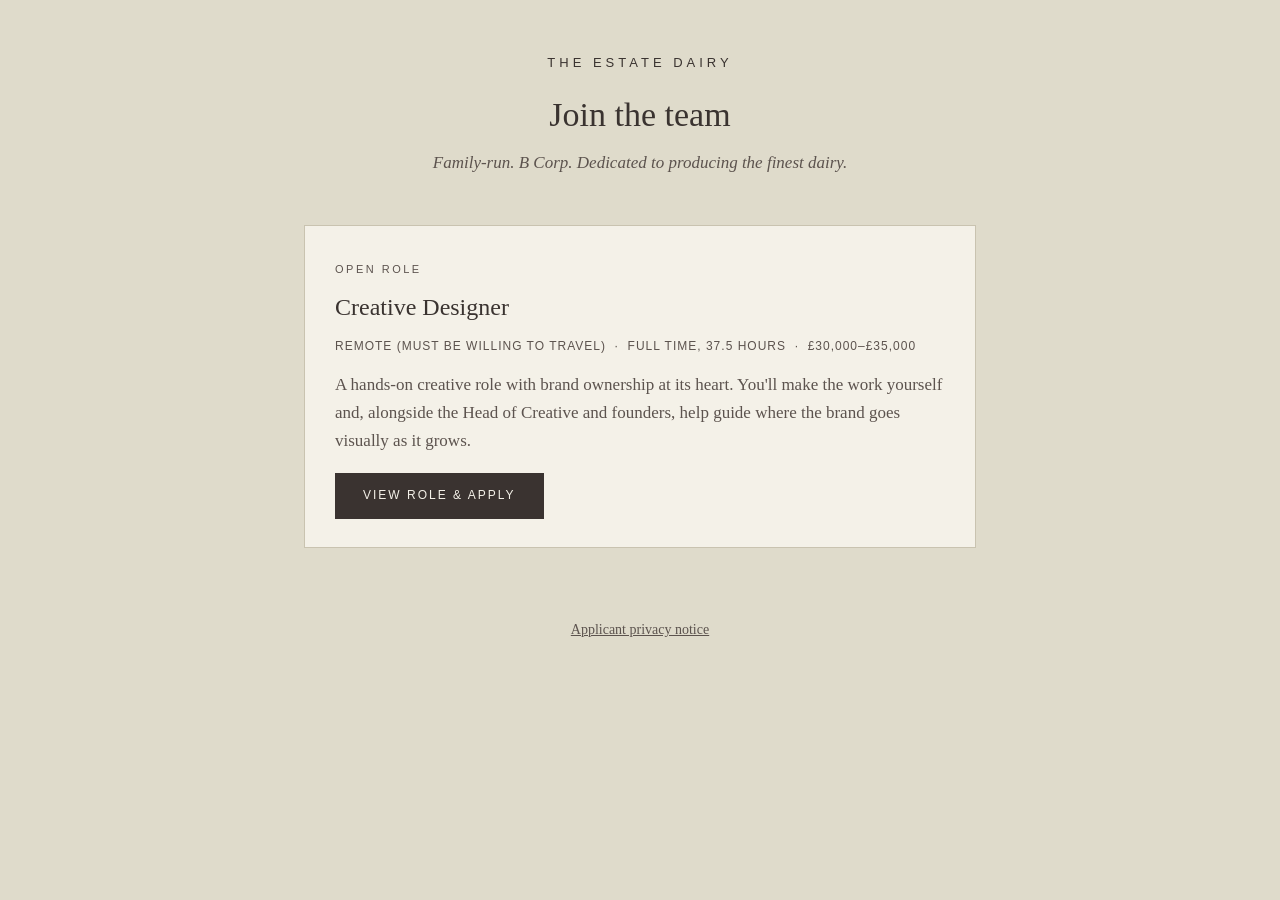
<file: index.html>
<!doctype html>
<html lang="en">
<head>
  <meta charset="UTF-8">
  <meta name="viewport" content="width=device-width, initial-scale=1.0">
  <title>Careers | The Estate Dairy</title>
  <meta name="description" content="Join The Estate Dairy &mdash; a family-run B Corp dedicated to producing the finest dairy. See our current open role and apply.">
  <link rel="canonical" href="https://the-estate-dairy.github.io/ted-careers/">
  <link rel="icon" href="favicon.svg" type="image/svg+xml">

  <!-- Open Graph / LinkedIn, Facebook -->
  <meta property="og:type" content="website">
  <meta property="og:site_name" content="The Estate Dairy">
  <meta property="og:title" content="Careers | The Estate Dairy">
  <meta property="og:description" content="Join The Estate Dairy &mdash; a family-run B Corp dedicated to producing the finest dairy. See our current open role and apply.">
  <meta property="og:url" content="https://the-estate-dairy.github.io/ted-careers/">
  <meta property="og:image" content="https://the-estate-dairy.github.io/ted-careers/og-image.png">
  <meta property="og:image:width" content="1200">
  <meta property="og:image:height" content="630">

  <!-- Twitter -->
  <meta name="twitter:card" content="summary_large_image">
  <meta name="twitter:title" content="Careers | The Estate Dairy">
  <meta name="twitter:description" content="Join The Estate Dairy &mdash; a family-run B Corp dedicated to producing the finest dairy. See our current open role and apply.">
  <meta name="twitter:image" content="https://the-estate-dairy.github.io/ted-careers/og-image.png">

  <link rel="stylesheet" href="style.css">
</head>
<body>
  <div class="wrap">
    <header class="site">
      <a class="brand" href="index.html">The Estate Dairy</a>
      <h1>Join the team</h1>
      <p class="sub">Family-run. B Corp. Dedicated to producing the finest dairy.</p>
    </header>

    <!--
      OPEN ROLES
      To add a role: copy a .job-card block below and link its button to a
      new static page (copy creative-designer.html as a starting point).
      To close a role: delete its card here and remove/rename its page.
    -->
    <div id="job-list">
      <div class="job-card">
        <span class="label">Open role</span>
        <h2>Creative Designer</h2>
        <p class="meta">Remote (must be willing to travel) &nbsp;&middot;&nbsp; Full time, 37.5 hours &nbsp;&middot;&nbsp; &pound;30,000&ndash;&pound;35,000</p>
        <p>A hands-on creative role with brand ownership at its heart. You'll make the work yourself and, alongside the Head of Creative and founders, help guide where the brand goes visually as it grows.</p>
        <a class="btn" href="creative-designer.html">View role &amp; apply</a>
      </div>
    </div>

    <!--
    <div id="no-jobs" class="notice">
      We don't have any open roles right now, but we're always keen to hear
      from people who love what we do.
    </div>
    -->

    <footer class="site">
      <p><a href="privacy.html">Applicant privacy notice</a></p>
    </footer>
  </div>
</body>
</html>
</file>
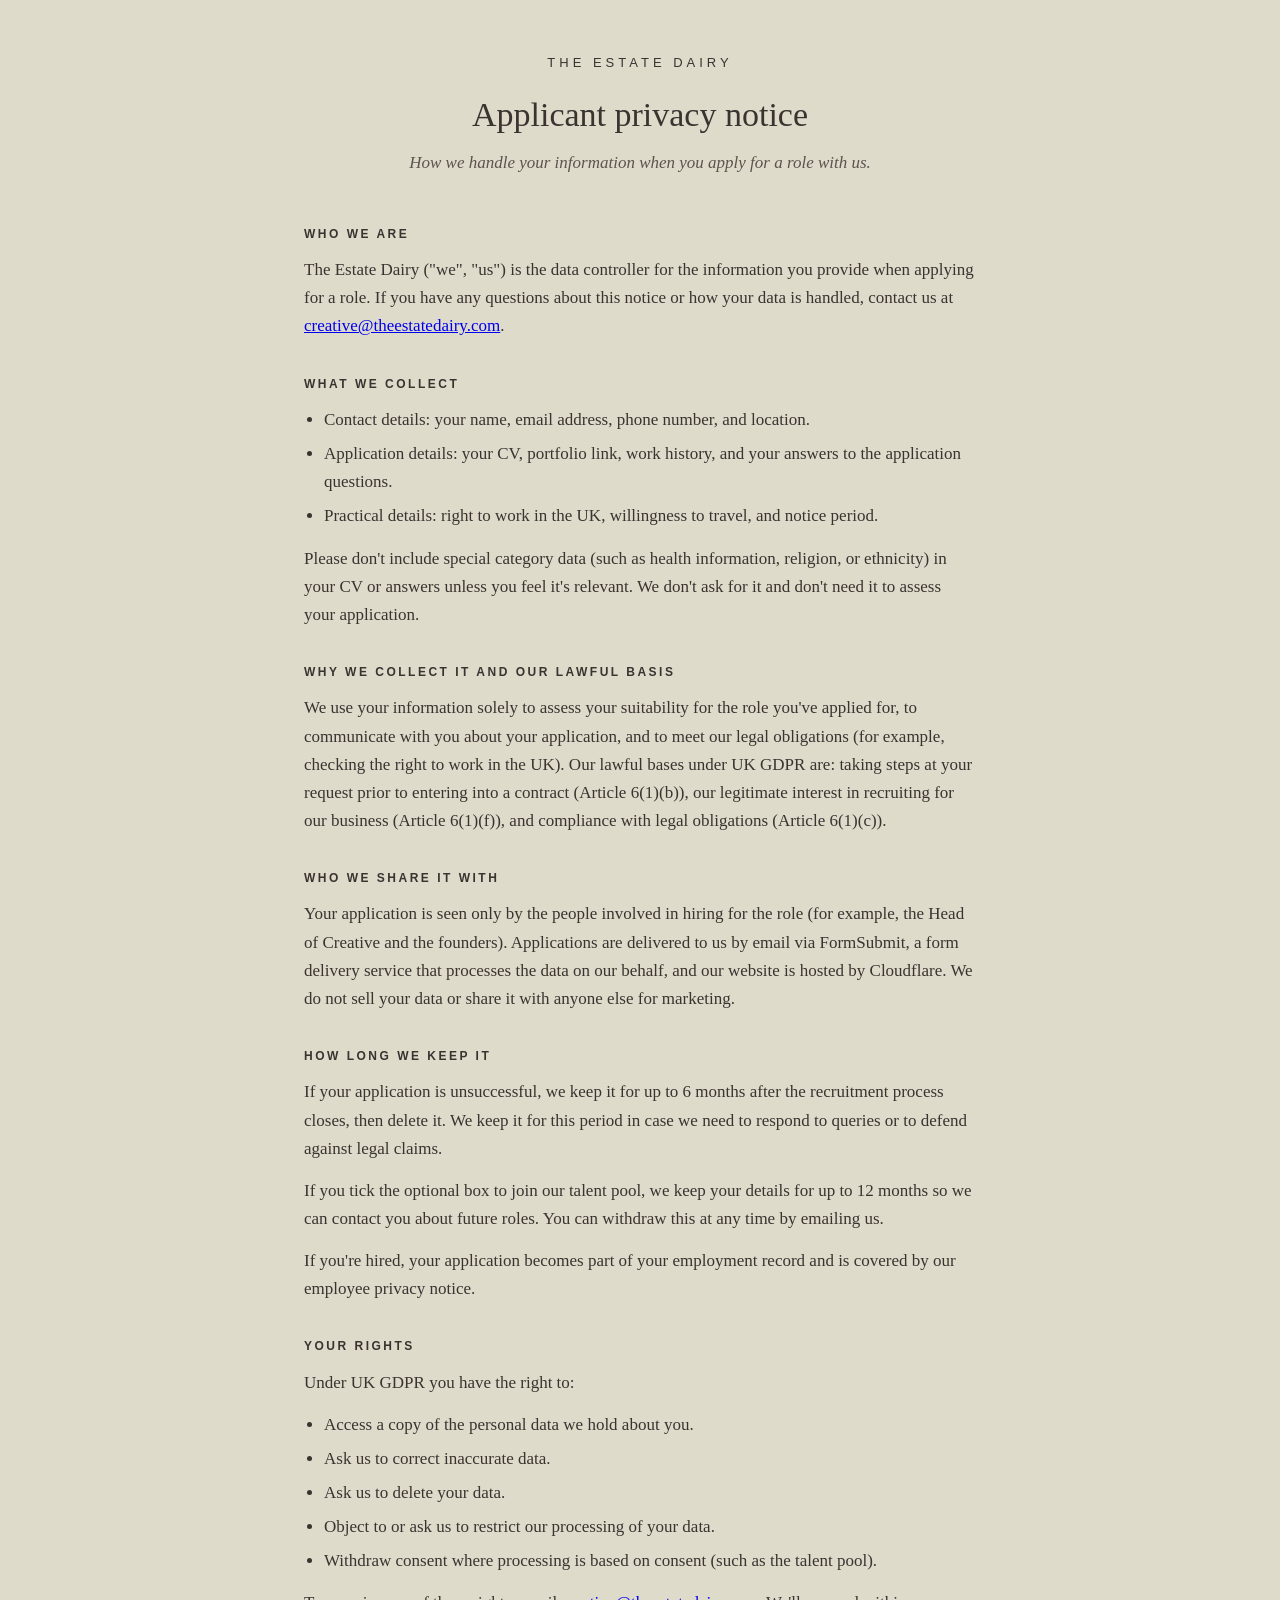
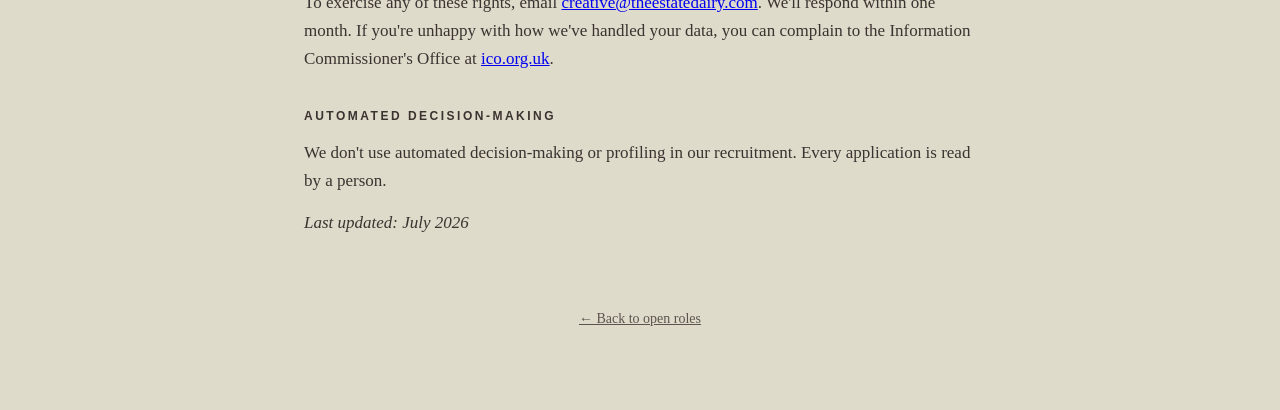
<file: privacy.html>
<!doctype html>
<html lang="en">
<head>
  <meta charset="UTF-8">
  <meta name="viewport" content="width=device-width, initial-scale=1.0">
  <title>Applicant privacy notice | The Estate Dairy</title>
  <meta name="description" content="How The Estate Dairy handles your information when you apply for a role with us.">
  <link rel="canonical" href="https://the-estate-dairy.github.io/ted-careers/privacy.html">
  <link rel="icon" href="favicon.svg" type="image/svg+xml">
  <link rel="stylesheet" href="style.css">
</head>
<body>
  <div class="wrap">
    <header class="site">
      <a class="brand" href="index.html">The Estate Dairy</a>
      <h1>Applicant privacy notice</h1>
      <p class="sub">How we handle your information when you apply for a role with us.</p>
    </header>

    <div class="prose">
      <h2>Who we are</h2>
      <p>The Estate Dairy ("we", "us") is the data controller for the information you provide when applying for a role. If you have any questions about this notice or how your data is handled, contact us at <a href="mailto:creative@theestatedairy.com">creative@theestatedairy.com</a>.</p>

      <h2>What we collect</h2>
      <ul>
        <li>Contact details: your name, email address, phone number, and location.</li>
        <li>Application details: your CV, portfolio link, work history, and your answers to the application questions.</li>
        <li>Practical details: right to work in the UK, willingness to travel, and notice period.</li>
      </ul>
      <p>Please don't include special category data (such as health information, religion, or ethnicity) in your CV or answers unless you feel it's relevant. We don't ask for it and don't need it to assess your application.</p>

      <h2>Why we collect it and our lawful basis</h2>
      <p>We use your information solely to assess your suitability for the role you've applied for, to communicate with you about your application, and to meet our legal obligations (for example, checking the right to work in the UK). Our lawful bases under UK GDPR are: taking steps at your request prior to entering into a contract (Article 6(1)(b)), our legitimate interest in recruiting for our business (Article 6(1)(f)), and compliance with legal obligations (Article 6(1)(c)).</p>

      <h2>Who we share it with</h2>
      <p>Your application is seen only by the people involved in hiring for the role (for example, the Head of Creative and the founders). Applications are delivered to us by email via FormSubmit, a form delivery service that processes the data on our behalf, and our website is hosted by Cloudflare. We do not sell your data or share it with anyone else for marketing.</p>

      <h2>How long we keep it</h2>
      <p>If your application is unsuccessful, we keep it for up to 6 months after the recruitment process closes, then delete it. We keep it for this period in case we need to respond to queries or to defend against legal claims.</p>
      <p>If you tick the optional box to join our talent pool, we keep your details for up to 12 months so we can contact you about future roles. You can withdraw this at any time by emailing us.</p>
      <p>If you're hired, your application becomes part of your employment record and is covered by our employee privacy notice.</p>

      <h2>Your rights</h2>
      <p>Under UK GDPR you have the right to:</p>
      <ul>
        <li>Access a copy of the personal data we hold about you.</li>
        <li>Ask us to correct inaccurate data.</li>
        <li>Ask us to delete your data.</li>
        <li>Object to or ask us to restrict our processing of your data.</li>
        <li>Withdraw consent where processing is based on consent (such as the talent pool).</li>
      </ul>
      <p>To exercise any of these rights, email <a href="mailto:creative@theestatedairy.com">creative@theestatedairy.com</a>. We'll respond within one month. If you're unhappy with how we've handled your data, you can complain to the Information Commissioner's Office at <a href="https://ico.org.uk" target="_blank" rel="noopener">ico.org.uk</a>.</p>

      <h2>Automated decision-making</h2>
      <p>We don't use automated decision-making or profiling in our recruitment. Every application is read by a person.</p>

      <p><em>Last updated: July 2026</em></p>
    </div>

    <footer class="site">
      <p><a href="index.html">&larr; Back to open roles</a></p>
    </footer>
  </div>
</body>
</html>
</file>
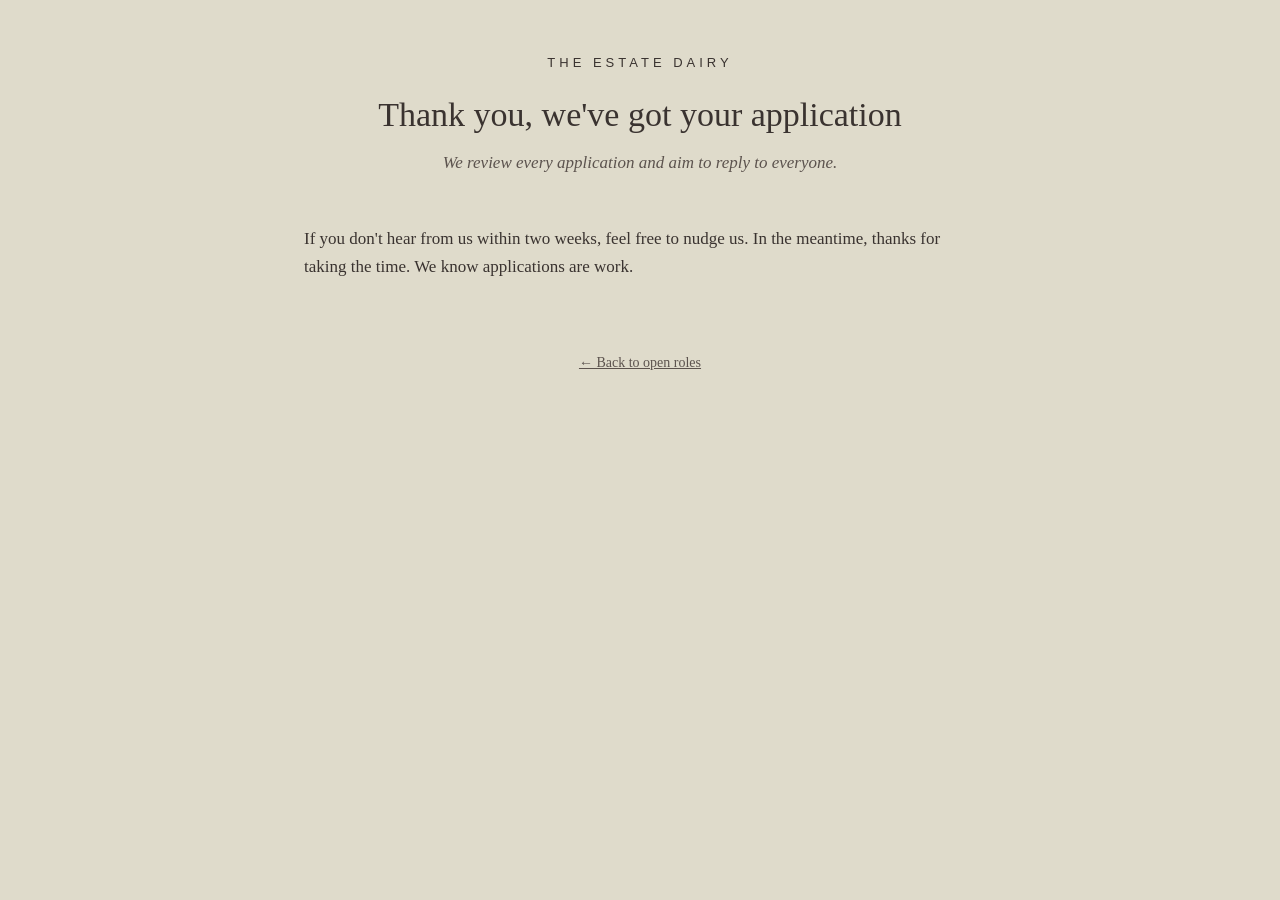
<file: thanks.html>
<!doctype html>
<html lang="en">
<head>
  <meta charset="UTF-8">
  <meta name="viewport" content="width=device-width, initial-scale=1.0">
  <title>Application received | The Estate Dairy</title>
  <meta name="robots" content="noindex">
  <link rel="canonical" href="https://hellolaurenfeather-cell.github.io/ted-careers/thanks.html">
  <link rel="icon" href="favicon.svg" type="image/svg+xml">
  <link rel="stylesheet" href="style.css">
</head>
<body>
  <div class="wrap">
    <header class="site">
      <a class="brand" href="index.html">The Estate Dairy</a>
      <h1>Thank you, we've got your application</h1>
      <p class="sub">We review every application and aim to reply to everyone.</p>
    </header>

    <p>If you don't hear from us within two weeks, feel free to nudge us. In the meantime, thanks for taking the time. We know applications are work.</p>

    <footer class="site">
      <p><a href="index.html">&larr; Back to open roles</a></p>
    </footer>
  </div>
</body>
</html>
</file>
<file: style.css>
/* The Estate Dairy careers site styles */

:root {
  --bg: #dfdbcb;
  --ink: #3a3330;
  --ink-soft: #5c534e;
  --card: #f4f1e8;
  --line: #c9c3b0;
  --accent: #3a3330;
}

* { box-sizing: border-box; margin: 0; padding: 0; }

body {
  background: var(--bg);
  color: var(--ink);
  font-family: Georgia, "Times New Roman", serif;
  font-size: 17px;
  line-height: 1.65;
  -webkit-font-smoothing: antialiased;
}

.wrap {
  max-width: 720px;
  margin: 0 auto;
  padding: 48px 24px 80px;
}

.label {
  font-family: Helvetica, Arial, sans-serif;
  font-size: 11px;
  letter-spacing: 2.5px;
  text-transform: uppercase;
  color: var(--ink-soft);
}

header.site {
  text-align: center;
  margin-bottom: 48px;
}

header.site .brand {
  font-family: Helvetica, Arial, sans-serif;
  font-size: 13px;
  letter-spacing: 4px;
  text-transform: uppercase;
  color: var(--ink);
  text-decoration: none;
}

header.site h1 {
  font-size: 34px;
  font-weight: normal;
  margin-top: 18px;
  line-height: 1.25;
}

header.site .sub {
  margin-top: 12px;
  color: var(--ink-soft);
  font-style: italic;
}

hr.rule {
  border: none;
  border-top: 1px solid var(--line);
  margin: 40px 0;
}

/* Job cards on the careers index */
.job-card {
  background: var(--card);
  border: 1px solid var(--line);
  padding: 28px 30px;
  margin-bottom: 20px;
}

.job-card h2 {
  font-size: 24px;
  font-weight: normal;
  margin: 6px 0 10px;
}

.job-card .meta {
  font-family: Helvetica, Arial, sans-serif;
  font-size: 12px;
  letter-spacing: 1px;
  text-transform: uppercase;
  color: var(--ink-soft);
  margin-bottom: 14px;
}

.job-card p { color: var(--ink-soft); }

.btn {
  display: inline-block;
  font-family: Helvetica, Arial, sans-serif;
  font-size: 12px;
  letter-spacing: 2px;
  text-transform: uppercase;
  background: var(--accent);
  color: #f4f1e8;
  text-decoration: none;
  padding: 13px 28px;
  border: none;
  cursor: pointer;
  margin-top: 18px;
}

.btn:hover { background: #241f1d; }

/* Job spec */
.spec h2 {
  font-family: Helvetica, Arial, sans-serif;
  font-size: 12px;
  letter-spacing: 2.5px;
  text-transform: uppercase;
  margin: 38px 0 14px;
}

.spec p { margin-bottom: 14px; }

.spec ul {
  padding-left: 20px;
  margin-bottom: 14px;
}

.spec li { margin-bottom: 8px; }

.meta-block {
  background: var(--card);
  border: 1px solid var(--line);
  padding: 22px 26px;
  margin: 30px 0;
  display: grid;
  grid-template-columns: 1fr 1fr;
  gap: 14px 24px;
}

.meta-block div span.label { display: block; margin-bottom: 3px; }

@media (max-width: 520px) {
  .meta-block { grid-template-columns: 1fr; }
}

/* Application form */
.apply {
  background: var(--card);
  border: 1px solid var(--line);
  padding: 36px 34px;
  margin-top: 48px;
}

.apply h2 {
  font-size: 26px;
  font-weight: normal;
  margin-bottom: 6px;
}

.apply .intro {
  color: var(--ink-soft);
  margin-bottom: 28px;
}

.field { margin-bottom: 22px; }

.field label.label {
  display: block;
  margin-bottom: 7px;
  color: var(--ink);
}

.field .hint {
  font-size: 14px;
  color: var(--ink-soft);
  font-style: italic;
  margin-top: 5px;
}

.req { color: #8a4b3c; }

input[type="text"],
input[type="email"],
input[type="tel"],
input[type="url"],
input[type="date"],
select,
textarea {
  width: 100%;
  background: #fdfcf8;
  border: 1px solid var(--line);
  padding: 12px 14px;
  font-family: Georgia, serif;
  font-size: 16px;
  color: var(--ink);
}

input:focus, select:focus, textarea:focus {
  outline: 2px solid var(--accent);
  outline-offset: 0;
}

textarea { min-height: 140px; resize: vertical; }

input[type="file"] {
  width: 100%;
  font-family: Helvetica, Arial, sans-serif;
  font-size: 14px;
  padding: 10px 0;
}

.checkline {
  display: flex;
  gap: 12px;
  align-items: flex-start;
  margin-bottom: 16px;
  font-size: 15px;
}

.checkline input { margin-top: 5px; flex-shrink: 0; }

.consent-box {
  border-top: 1px solid var(--line);
  margin-top: 30px;
  padding-top: 24px;
}

.consent-box .label { margin-bottom: 14px; display: block; }

footer.site {
  margin-top: 70px;
  text-align: center;
  color: var(--ink-soft);
  font-size: 14px;
}

footer.site a { color: var(--ink-soft); }

.notice {
  background: var(--card);
  border: 1px solid var(--line);
  padding: 18px 22px;
  font-size: 15px;
  color: var(--ink-soft);
}

/* Privacy page */
.prose h2 {
  font-family: Helvetica, Arial, sans-serif;
  font-size: 12px;
  letter-spacing: 2.5px;
  text-transform: uppercase;
  margin: 34px 0 12px;
}

.prose p, .prose ul { margin-bottom: 14px; }
.prose ul { padding-left: 20px; }
.prose li { margin-bottom: 6px; }
</file>
